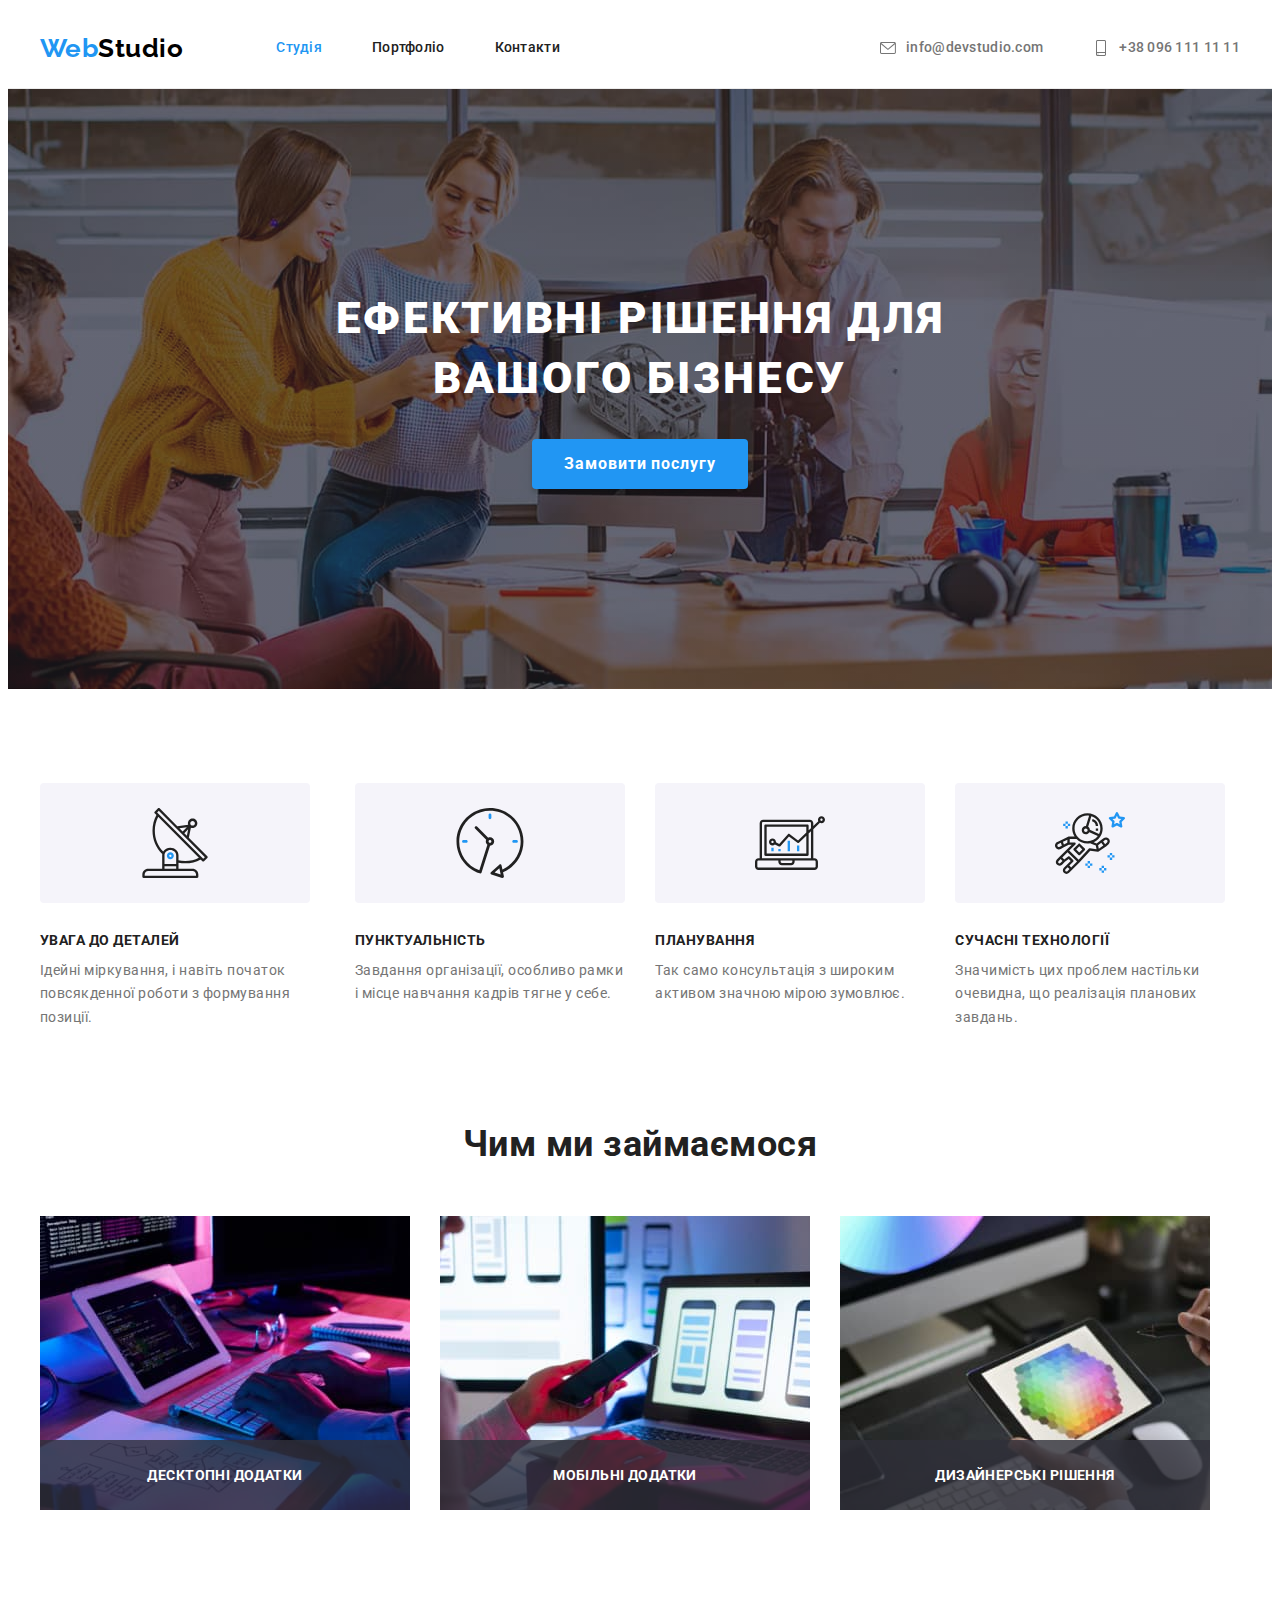
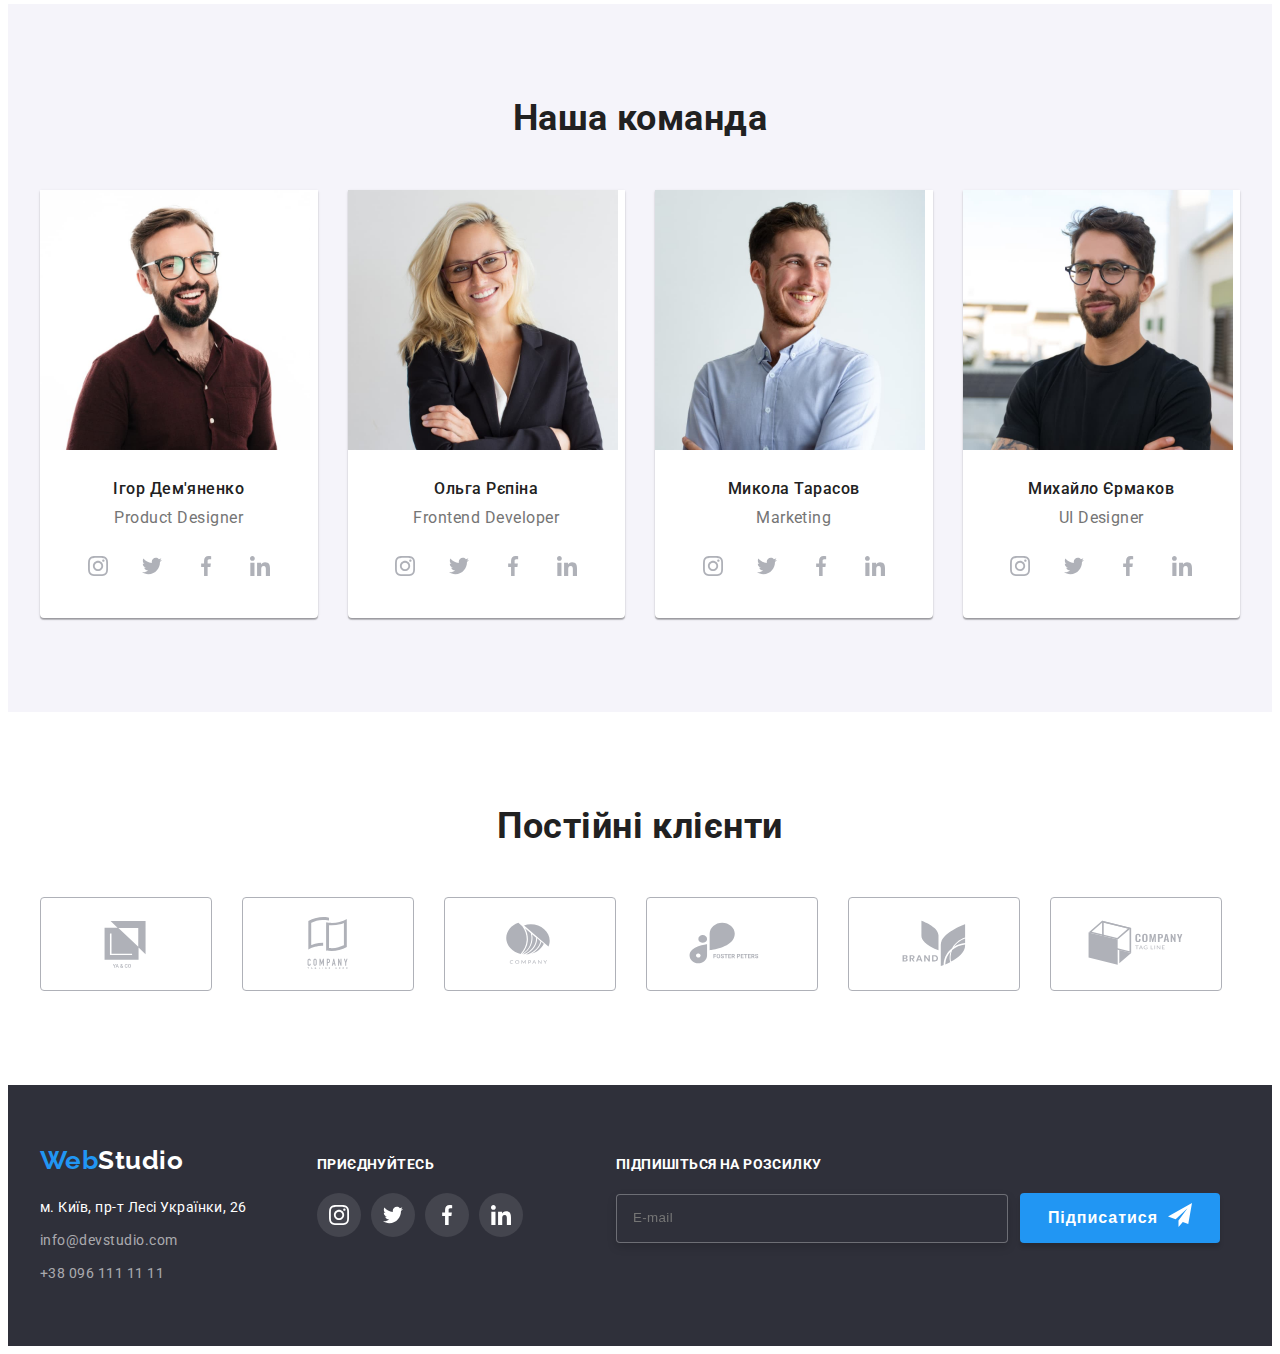
<file: index.html>
<!DOCTYPE html>
<html lang="uk">
<head>
    <meta charset="UTF-8">
    <meta http-equiv="X-UA-Compatible" content="IE=edge">
    <meta name="viewport" content="width=device-width, initial-scale=1.0">
    <title>Студія</title>
    <link rel="preconnect" href="https://fonts.googleapis.com">
    <link rel="preconnect" href="https://fonts.gstatic.com" crossorigin>
    <link href="https://fonts.googleapis.com/css2?family=Raleway:wght@700&family=Roboto:wght@400;500;700;900&display=swap" rel="stylesheet">
    <link rel="stylesheet" href="https://cdnjs.cloudflare.com/ajax/libs/modern-normalize/1.1.0/modern-normalize.min.css" integrity="sha512-wpPYUAdjBVSE4KJnH1VR1HeZfpl1ub8YT/NKx4PuQ5NmX2tKuGu6U/JRp5y+Y8XG2tV+wKQpNHVUX03MfMFn9Q==" crossorigin="anonymous" referrerpolicy="no-referrer"/>
    <link rel="stylesheet" href="./css/main.min.css">
</head>
<body>
    <header class="header">
        <div class="header__section container">
            <nav class="header__nav">
                <a class="header__logo logo" lang="en" href="./index.html">Web<span class="header__logo--black">Studio</span></a>
                <ul class="header__nav-list list ">
                    <li><a class="header__nav-item header__nav-item--current" href="./index.html">Студія</a></li>
                    <li><a class="header__nav-item" href="./portfolio.html">Портфоліо</a></li>
                    <li><a class="header__nav-item" href="#">Контакти</a></li>
                </ul>
            </nav>
            <div class="header__contact">
                <ul class="header__contact-list list">  
                    <li><a class="header__contact-item" href="mailto:info@devstudio.com">
                        <svg class="header__contact-icon">
                            <use href="./images/sprite.svg#icon-envelope"></use>
                        </svg> info@devstudio.com</a></li>
                    <li><a class="header__contact-item" href="tel:+380961111111">
                        <svg class="header__contact-icon">
                            <use href="./images/sprite.svg#icon-smartphone"></use>
                        </svg> +38 096 111 11 11</a></li>
                </ul>
            </div>
        </div>
    </header>

    <main>
        <!--hero section-->
        <section class="hero">
            <h1 class="hero__title">Ефективні рішення для вашого бізнесу</h1>
            <button class="hero__button" type="button" data-modal-open>Замовити послугу</button>
        </section>
        <!--benefits section-->
        <section class="benefits">
            <div class="container">
                <h2 class="visually-hidden">Наші переваги</h2>
                <ul class="benefits__list list">
                    <li class="benefits__item">
                        <div class="benefits__item-icon">
                        <svg class="benefits__icon" width="70" height="70">
                            <use href="./images/sprite.svg#icon-antenna"></use>
                        </svg>
                        </div>
                        <h3 class="benefits__subtitle">УВАГА ДО ДЕТАЛЕЙ</h3>
                        <p class="benefits__desc">Ідейні міркування, і навіть початок повсякденної роботи з формування позиції.</p>
                    </li>
                    <li class="benefits__item">
                        <div class="benefits__item-icon">
                        <svg class="benefits__icon" width="70" height="70">
                            <use href="./images/sprite.svg#icon-clock"></use>
                        </svg>
                        </div>
                        <h3 class="benefits__subtitle">ПУНКТУАЛЬНІСТЬ</h3>
                        <p class="benefits__desc">Завдання організації, особливо рамки і місце навчання кадрів тягне у себе.</p>
                    </li>
                    <li class="benefits__item">
                        <div class="benefits__item-icon">
                        <svg class="benefits__icon" width="70" height="70">
                            <use href="./images/sprite.svg#icon-diagram"></use>
                        </svg>
                        </div>
                        <h3 class="benefits__subtitle">ПЛАНУВАННЯ</h3>
                        <p class="benefits__desc">Так само консультація з широким активом значною мірою зумовлює.</p>
                    </li>
                    <li class="benefits__item">
                        <div class="benefits__item-icon">
                        <svg class="benefits__icon" width="70" height="70">
                            <use href="./images/sprite.svg#icon-astronaut"></use>
                        </svg>
                        </div>
                        <h3 class="benefits__subtitle">СУЧАСНІ ТЕХНОЛОГІЇ</h3>
                        <p class="benefits__desc">Значимість цих проблем настільки очевидна, що реалізація планових завдань.</p>
                    </li>
                </ul>
            </div>
        </section>
        <!--services section-->
        <section class="service">
            <div class="container">
                <h2 class="service__title title">Чим ми займаємося</h2>
                <ul class="service__list list">
                    <li class="service__item"><img src="./images/box1.jpg" alt="робоче місце" width="370">
                        <p class="service__desc">Десктопні додатки</p></li>
                    <li class="service__item"><img src="./images/box2.jpg" alt="ноутбук" width="370">
                        <p class="service__desc">Мобільні додатки</p></li>
                    <li class="service__item"><img src="./images/box3.jpg" alt="планшет із гаммою кольорів" width="370">
                        <p class="service__desc">Дизайнерські рішення</p></li>
                </ul>
            </div>
        </section>
        <!--team section-->    
        <section class="team">
            <div class="container">
                <h2 class="team__title title">Наша команда</h2>
                <ul class="team__list list">
                    <li class="team__item">
                        <img class="team__photo" src="./images/igor_d.jpg" alt="igor_d" width="270">
                        <div class="team__info">
                        <h3 class="team__name">Ігор Дем'яненко</h3>
                        <p class="team__post" lang="en">Product Designer</p>
                        <ul class="team__social list">
                            <li class="team__social-item">
                                <a href="#" class="team__social-link">
                                    <svg class="team__social-icon" width="20" height="20">
                                        <use href="./images/sprite.svg#icon-instagram"></use>
                                    </svg>
                                </a>
                            </li>
                            <li class="team__social-item">
                                <a href="#" class="team__social-link">
                                    <svg class="team__social-icon" width="20" height="20">
                                        <use href="./images/sprite.svg#icon-twitter"></use>
                                    </svg>
                                </a>
                            </li>
                            <li class="team__social-item">
                                <a href="#" class="team__social-link">
                                    <svg class="team__social-icon" width="20" height="20">
                                        <use href="./images/sprite.svg#icon-facebook"></use>
                                    </svg>
                                </a>
                            </li>
                            <li class="team__social-item">
                                <a href="#" class="team__social-link">
                                    <svg class="team__social-icon" width="20" height="20">
                                        <use href="./images/sprite.svg#icon-linkedin"></use>
                                    </svg>
                                </a>
                            </li>
                        </ul>
                        </div>
                    </li>
                    <li class="team__item">
                        <img class="team__photo" src="./images/olga_r.jpg" alt="olga_r" width="270">
                        <div class="team__info">
                        <h3 class="team__name">Ольга Рєпіна</h3>
                        <p class="team__post" lang="en">Frontend Developer</p>
                        <ul class="team__social list">
                            <li class="team__social-item">
                                <a href="#" class="team__social-link">
                                    <svg class="team__social-icon" width="20" height="20">
                                        <use href="./images/sprite.svg#icon-instagram"></use>
                                    </svg>
                                </a>
                            </li>
                            <li class="team__social-item">
                                <a href="#" class="team__social-link">
                                    <svg class="team__social-icon" width="20" height="20">
                                        <use href="./images/sprite.svg#icon-twitter"></use>
                                    </svg>
                                </a>
                            </li>
                            <li class="team__social-item">
                                <a href="#" class="team__social-link">
                                    <svg class="team__social-icon" width="20" height="20">
                                        <use href="./images/sprite.svg#icon-facebook"></use>
                                    </svg>
                                </a>
                            </li>
                            <li class="team__social-item">
                                <a href="#" class="team__social-link">
                                    <svg class="team__social-icon" width="20" height="20">
                                        <use href="./images/sprite.svg#icon-linkedin"></use>
                                    </svg>
                                </a>
                            </li>
                        </ul>
                        </div>
                    </li>
                    <li class="team__item">
                        <img class="team__photo" src="./images/mikola_t.jpg" alt="mikola_t" width="270">
                        <div class="team__info">
                        <h3 class="team__name">Микола Тарасов</h3>
                        <p class="team__post" lang="en">Marketing</p>
                        <ul class="team__social list">
                            <li class="team__social-item">
                                <a href="#" class="team__social-link">
                                    <svg class="team__social-icon" width="20" height="20">
                                        <use href="./images/sprite.svg#icon-instagram"></use>
                                    </svg>
                                </a>
                            </li>
                            <li class="team__social-item">
                                <a href="#" class="team__social-link">
                                    <svg class="team__social-icon" width="20" height="20">
                                        <use href="./images/sprite.svg#icon-twitter"></use>
                                    </svg>
                                </a>
                            </li>
                            <li class="team__social-item">
                                <a href="#" class="team__social-link">
                                    <svg class="team__social-icon" width="20" height="20">
                                        <use href="./images/sprite.svg#icon-facebook"></use>
                                    </svg>
                                </a>
                            </li>
                            <li class="team__social-item">
                                <a href="#" class="team__social-link">
                                    <svg class="team__social-icon" width="20" height="20">
                                        <use href="./images/sprite.svg#icon-linkedin"></use>
                                    </svg>
                                </a>
                            </li>
                        </ul>
                        </div>
                    </li>
                    <li class="team__item">
                        <img class="team__photo" src="./images/mihail_e.jpg" alt="mihail_e" width="270">
                        <div class="team__info">
                        <h3 class="team__name">Михайло Єрмаков</h3>
                        <p class="team__post" lang="en">UI Designer</p>
                        <ul class="team__social list">
                            <li class="team__social-item">
                                <a href="#" class="team__social-link">
                                    <svg class="team__social-icon" width="20" height="20">
                                        <use href="./images/sprite.svg#icon-instagram"></use>
                                    </svg>
                                </a>
                            </li>
                            <li class="team__social-item">
                                <a href="#" class="team__social-link">
                                    <svg class="team__social-icon" width="20" height="20">
                                        <use href="./images/sprite.svg#icon-twitter"></use>
                                    </svg>
                                </a>
                            </li>
                            <li class="team__social-item">
                                <a href="#" class="team__social-link">
                                    <svg class="team__social-icon" width="20" height="20">
                                        <use href="./images/sprite.svg#icon-facebook"></use>
                                    </svg>
                                </a>
                            </li>
                            <li class="team__social-item">
                                <a href="#" class="team__social-link">
                                    <svg class="team__social-icon" width="20" height="20">
                                        <use href="./images/sprite.svg#icon-linkedin"></use>
                                    </svg>
                                </a>
                            </li>
                        </ul>
                        </div>
                    </li>
                </ul>
            </div>
        </section>
        <!--clients-section-->
        <section class="clients">
            <div class="container">
                <h2 class="clients__title title">Постійні клієнти</h2>
                <ul class="clients__list list">
                    <li class="clients__item">
                        <a class="clients__link" href="#">
                        <svg class="clients__icon" height="60">
                            <use href="./images/sprite.svg#icon-group"></use>
                        </svg>
                        </a>
                    </li>
                    <li class="clients__item">
                        <a class="clients__link" href="#">
                            <svg class="clients__icon" height="60">
                                <use href="./images/sprite.svg#icon-group-1"></use>
                            </svg>
                        </a>
                    </li>
                    <li class="clients__item">
                        <a class="clients__link" href="#">
                            <svg class="clients__icon" height="60">
                                <use href="./images/sprite.svg#icon-group-2"></use>
                            </svg>
                        </a>
                    </li>
                    <li class="clients__item">
                        <a class="clients__link" href="#">
                            <svg class="clients__icon" height="60">
                                <use href="./images/sprite.svg#icon-group-3"></use>
                            </svg>
                        </a>
                    </li>
                    <li class="clients__item">
                        <a class="clients__link" href="#">
                            <svg class="clients__icon" height="60">
                                <use href="./images/sprite.svg#icon-group-4"></use>
                            </svg>
                        </a>
                    </li>
                    <li class="clients__item">
                        <a class="clients__link" href="#">
                            <svg class="clients__icon" height="60">
                                <use href="./images/sprite.svg#icon-group-5"></use>
                            </svg>
                        </a>
                    </li>
                </ul>
            </div>
        </section>
    </main>

    <footer class="footer">
        <div class="footer__section container">
            <div class="footer__contacts">
            <a class="logo" lang="en" href="./index.html">Web<span class="footer__logo--white">Studio</span></a>
            <address class="footer__address">
                <ul class="footer__address-list list">
                    <li><a class="footer__address-item footer__address-item--white" href="https://goo.gl/maps/oKf2qABqtrrZUgQs7" target="_blank"
                            rel="noopener nofollow noreferrer">м. Київ, пр-т Лесі Українки, 26</a></li>
                    <li><a class="footer__address-item" href="mailto:info@devstudio.com">info@devstudio.com</a></li>
                    <li><a class="footer__address-item" href="tel:+380961111111">+38 096 111 11 11</a></li>
                </ul>
            </address>
            </div>
            <div class="footer__social">
                <h4 class="footer__social-text">приєднуйтесь</h4>
                <ul class="footer__social-list list">
                    <li class="footer__social-item">
                        <a href="#" class="footer__social-link">
                            <svg class="footer__social-icon" width="20" height="20">
                                <use href="./images/sprite.svg#icon-instagram"></use>
                            </svg>
                        </a>
                    </li>
                    <li class="footer__social-item">
                        <a href="#" class="footer__social-link">
                            <svg class="footer__social-icon" width="20" height="20">
                                <use href="./images/sprite.svg#icon-twitter"></use>
                            </svg>
                        </a>
                    </li>
                    <li class="footer__social-item">
                        <a href="#" class="footer__social-link">
                            <svg class="footer__social-icon" width="20" height="20">
                                <use href="./images/sprite.svg#icon-facebook"></use>
                            </svg>
                        </a>
                    </li>
                    <li class="footer__social-item">
                        <a href="#" class="footer__social-link">
                            <svg class="footer__social-icon" width="20" height="20">
                                <use href="./images/sprite.svg#icon-linkedin"></use>
                            </svg>
                        </a>
                    </li>
                </ul>
            </div>
            <div class="footer__mailing">
                <h4 class="footer__mailing-text">Підпишіться на розсилку</h4>
                <form class="footer__mailing-form">
                    <label class="footer__mailing-label" for="mail"></label>
                    <input class="footer__mailing-input" type="email" name="user-email" id="mail" placeholder="E-mail">
                    <button class="footer__mailing-btn" type="submit">
                        Підписатися
                        <svg class="footer__btn-icon" width="24" height="24">
                            <use href="./images/icon.svg#icon-twitter"></use>
                        </svg>
                    </button>
                </form>
            </div>
        </div>
    </footer>
    
    <div class="backdrop is-hidden" data-modal>
        <div class="modal">
            <button type="button" class="modal__close-btn" data-modal-close>
              <svg class="modal__close-icon" width="18" height="18">
                <use href="./images/sprite.svg#icon-close"></use>
              </svg>
            </button>
            <p class="modal__title">Залиште свої дані, ми вам передзвонимо</p>
            <form class="modal__form">
                
                <div class="modal__form-field">
                <label class="modal__label" for="name">Ім'я</label>
                <input class="modal__input" type="text" name="name" id="name">
                    <svg class="modal__label-icon" width="18" height="18">
                        <use href="./images/icon.svg#icon-person-form"></use>
                    </svg>
                </div>
                 
                <div class="modal__form-field">
                <label class="modal__label" for="tel">Телефон</label>
                <input class="modal__input" type="tel" name="tel" id="tel">
                    <svg class="modal__label-icon" width="18" height="18">
                        <use href="./images/icon.svg#icon-phone-form"></use>
                    </svg>
                </div>
                
                <div class="modal__form-field">
                <label class="modal__label" for="email">Пошта</label>
                <input class="modal__input" type="email" name="user-email" id="email">
                    <svg class="modal__label-icon" width="18" height="18">
                        <use href="./images/icon.svg#icon-email-form"></use>
                    </svg>
                </div>
                
                <div class="modal__comment">
                <label class="modal__label" for="comment">Коментар</label>
                <textarea class="modal__input-comment" name="comment" id="comment" rows="10" placeholder="Введіть текст"></textarea>
                </div>

                <div class="modal__flex-privacy-policy">
                <label class="modal__privacy-policy" for="privacy-policy">
                    <input class="modal__checkbox" type="checkbox" name="privacy-policy" id="privacy-policy">
                    <span class="modal__chekbox-title"></span>
                    Погоджуюся з розсилкою та приймаю
                    <a class="modal__link-privacy-policy" href="#">Умови договору</a>
                </label>
                </div>

                <button class="modal__invite-btn" type="submit">
                    Відправити
                </button>
            </form>
        </div>
      </div>
    <script src="./js/modal.js"></script>
</body>
</html>
</file>
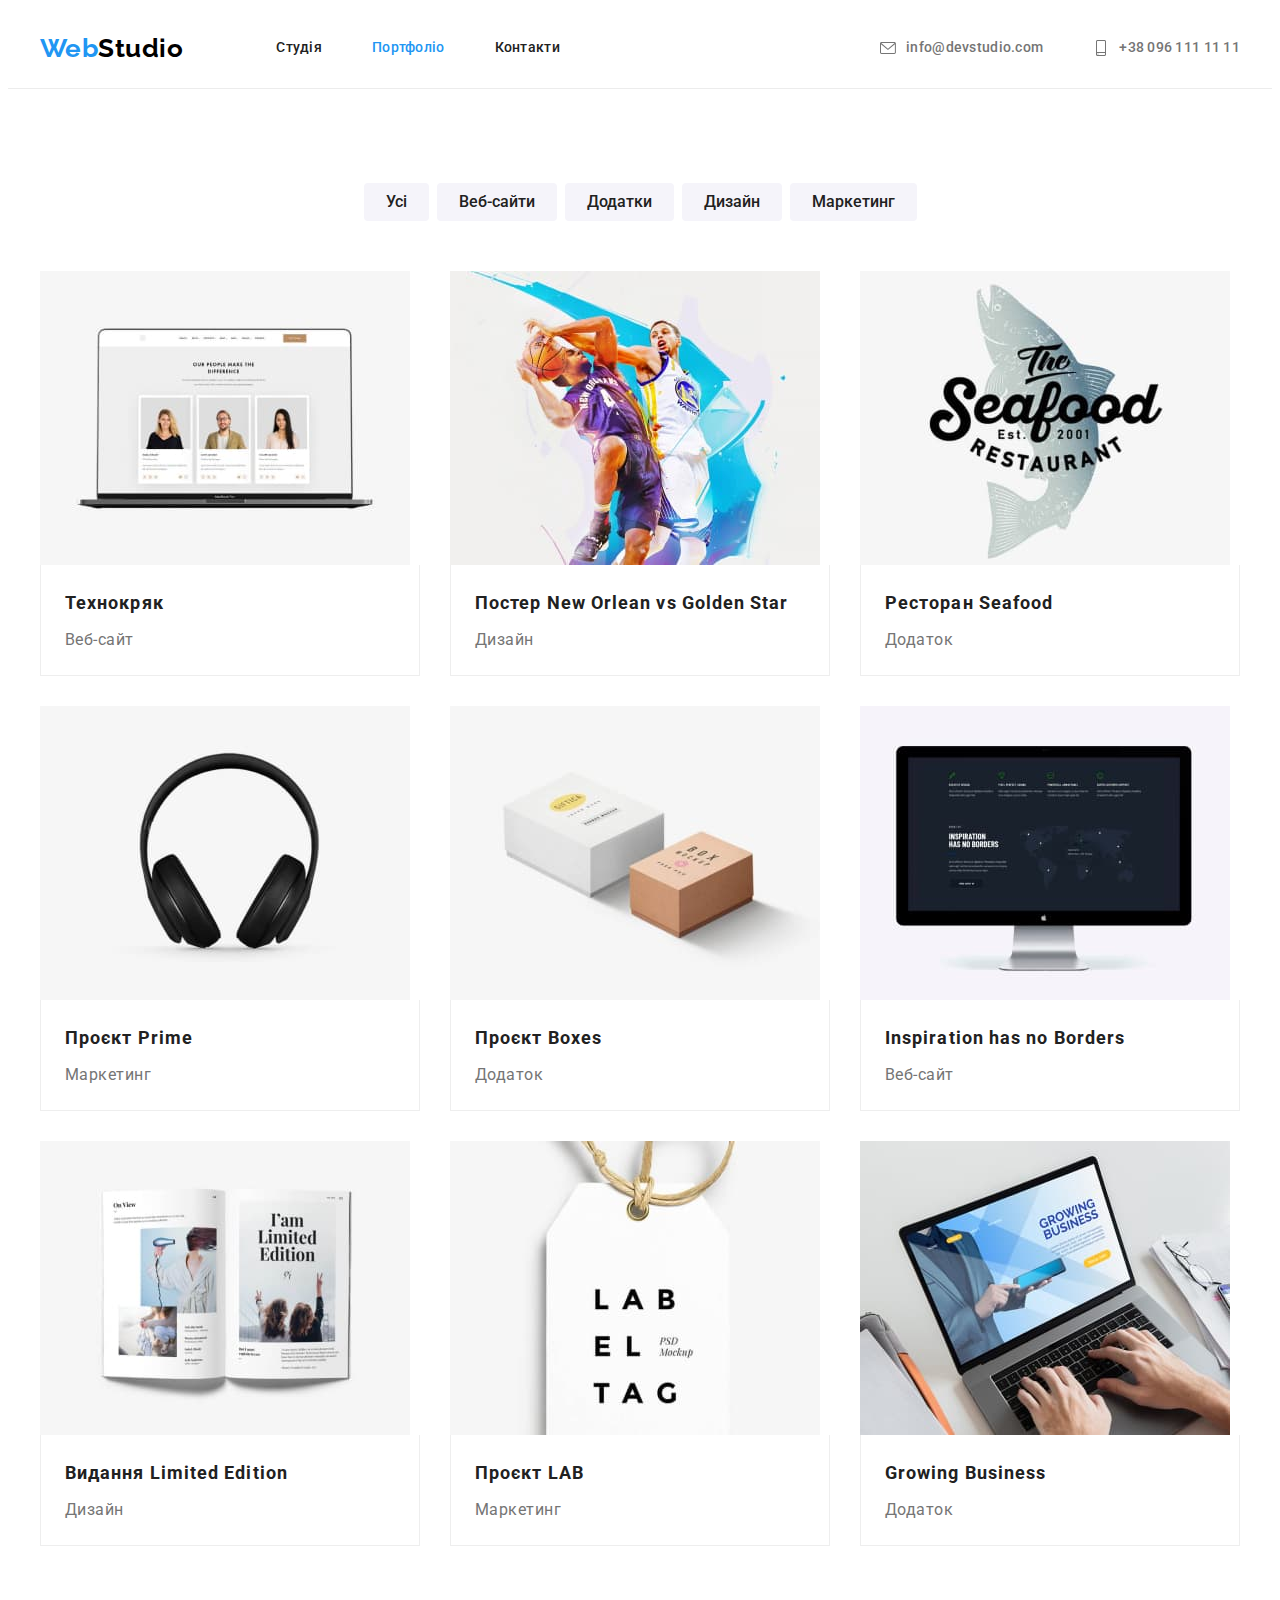
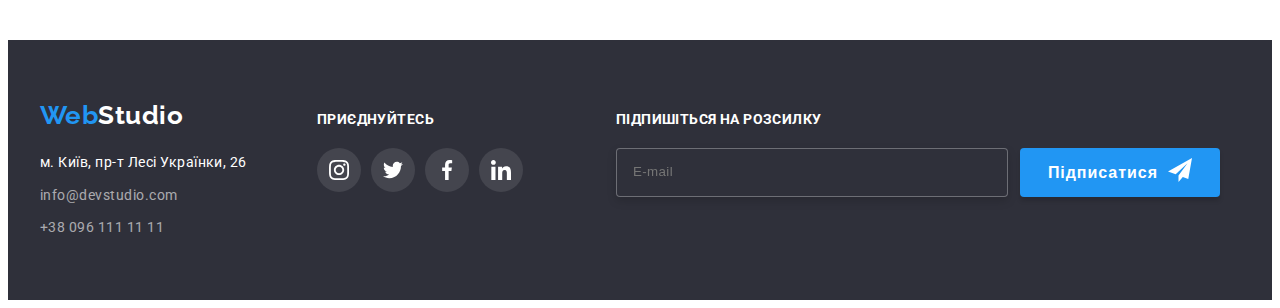
<file: portfolio.html>
<!DOCTYPE html>
<html lang="uk">
<head>
    <meta charset="UTF-8">
    <meta http-equiv="X-UA-Compatible" content="IE=edge">
    <meta name="viewport" content="width=device-width, initial-scale=1.0">
    <title>Портфоліо</title>
    <link rel="preconnect" href="https://fonts.googleapis.com">
    <link rel="preconnect" href="https://fonts.gstatic.com" crossorigin>
    <link href="https://fonts.googleapis.com/css2?family=Raleway:wght@700&family=Roboto:wght@400;500;700;900&display=swap" rel="stylesheet">
    <link rel="stylesheet" href="https://cdnjs.cloudflare.com/ajax/libs/modern-normalize/1.1.0/modern-normalize.min.css" integrity="sha512-wpPYUAdjBVSE4KJnH1VR1HeZfpl1ub8YT/NKx4PuQ5NmX2tKuGu6U/JRp5y+Y8XG2tV+wKQpNHVUX03MfMFn9Q==" crossorigin="anonymous" referrerpolicy="no-referrer"/>
    <link rel="stylesheet" href="./css/main.min.css">
</head>
<body>
    <header class="header">
        <div class="header__section container">
            <nav class="header__nav">
                <a class="header__logo logo" lang="en" href="./index.html">Web<span class="header__logo--black">Studio</span></a>
                <ul class="header__nav-list list ">
                    <li><a class="header__nav-item" href="./index.html">Студія</a></li>
                    <li><a class="header__nav-item header__nav-item--current" href="./portfolio.html">Портфоліо</a></li>
                    <li><a class="header__nav-item" href="#">Контакти</a></li>
                </ul>
            </nav>
            <div class="header__contact">
                <ul class="header__contact-list list">  
                    <li><a class="header__contact-item" href="mailto:info@devstudio.com">
                        <svg class="header__contact-icon">
                            <use href="./images/sprite.svg#icon-envelope"></use>
                        </svg> info@devstudio.com</a></li>
                    <li><a class="header__contact-item" href="tel:+380961111111">
                        <svg class="header__contact-icon">
                            <use href="./images/sprite.svg#icon-smartphone"></use>
                        </svg> +38 096 111 11 11</a></li>
                </ul>
            </div>
        </div>
    </header>

    <main>
        <section class="work">
            <div class="work__filters container">
            <h1 class="visually-hidden">Портфоліо</h1>
            <ul class="work__filters-list list">
                <li><button class="work__filters-btn" type="button">Усі</button></li>
                <li><button class="work__filters-btn" type="button">Веб-сайти</button></li>
                <li><button class="work__filters-btn" type="button">Додатки</button></li>
                <li><button class="work__filters-btn" type="button">Дизайн</button></li>
                <li><button class="work__filters-btn" type="button">Маркетинг</button></li>
            </ul>
            </div>
            <div class="work__projects container">
            <ul class="work__projects-list list">
                <li class="work__project-item">
                    <a class="work__project-link" href="#">
                    <div class="work__project-wrapper">
                    <img class="work__img" src="./images/img1.jpg" alt="ноутбук" width="370">
                    <div class="work__project-overlay">
                        <p class="work__project-tex">
                            Ресурс пропонує комплексні пропозиції з різним рівнем функціоналу та сервісів. Все це дозволить відвідувачу отримати вичерпні відомості про компанію чи приватну особу.
                        </p>
                    </div>
                    </div>

                    <div class="work__info">
                        <h2 class="work__title">Технокряк</h2>
                        <p class="work__desc">Веб-сайт</p>
                    </div>
                    </a>
                </li>    
                <li class="work__project-item">
                    <a class="work__project-link" href="#">
                    <div class="work__project-wrapper">
                    <img class="work__img" src="./images/img2.jpg" alt="баскетболісти" width="370">
                    <div class="work__project-overlay">
                        <p class="work__project-tex">
                            Ресурс пропонує комплексні пропозиції з різним рівнем функціоналу та сервісів. Все це дозволить відвідувачу отримати вичерпні відомості про компанію чи приватну особу.
                        </p>
                    </div>
                    </div>

                    <div class="work__info">
                        <h2 class="work__title">Постер New Orlean vs Golden Star</h2>
                        <p class="work__desc">Дизайн</p>
                    </div>
                    </a>
                </li>
                <li class="work__project-item">
                    <a class="work__project-link" href="#">
                    <div class="work__project-wrapper">
                    <img class="work__img" src="./images/img3.jpg" alt="риба" width="370">
                    <div class="work__project-overlay">
                        <p class="work__project-tex">
                            Ресурс пропонує комплексні пропозиції з різним рівнем функціоналу та сервісів. Все це дозволить відвідувачу отримати вичерпні відомості про компанію чи приватну особу. 
                        </p>
                    </div>
                    </div>
                    
                    <div class="work__info">
                        <h2 class="work__title">Ресторан Seafood</h2>
                        <p class="work__desc">Додаток</p>
                    </div>
                    </a>
                </li>
                <li class="work__project-item">
                    <a class="work__project-link" href="#">
                    <div class="work__project-wrapper">
                    <img class="work__img" src="./images/img4.jpg" alt="наушники" width="370">
                    <div class="work__project-overlay">
                        <p class="work__project-tex">
                            Ресурс пропонує комплексні пропозиції з різним рівнем функціоналу та сервісів. Все це дозволить відвідувачу отримати вичерпні відомості про компанію чи приватну особу.
                        </p>
                    </div>
                    </div>
                    
                    <div class="work__info">
                        <h2 class="work__title">Проєкт Prime</h2>
                        <p class="work__desc">Маркетинг</p>
                    </div>
                    </a>
                </li>
                <li class="work__project-item">
                    <a class="work__project-link" href="#">
                    <div class="work__project-wrapper">
                    <img class="work__img" src="./images/img5.jpg" alt="коробки" width="370">
                    <div class="work__project-overlay">
                        <p class="work__project-tex">
                            Ресурс пропонує комплексні пропозиції з різним рівнем функціоналу та сервісів. Все це дозволить відвідувачу отримати вичерпні відомості про компанію чи приватну особу.
                        </p>
                    </div>
                    </div>
                    
                    <div class="work__info">
                        <h2 class="work__title">Проєкт Boxes</h2>
                        <p class="work__desc">Додаток</p>
                    </div>
                    </a>
                </li>
                <li class="work__project-item">
                    <a class="work__project-link" href="#">
                    <div class="work__project-wrapper">
                    <img class="work__img" src="./images/img6.jpg" alt="монітор" width="370">
                    <div class="work__project-overlay">
                        <p class="work__project-tex">
                            Ресурс пропонує комплексні пропозиції з різним рівнем функціоналу та сервісів. Все це дозволить відвідувачу отримати вичерпні відомості про компанію чи приватну особу.
                        </p>
                    </div>
                    </div>
                    
                    <div class="work__info">
                        <h2 class="work__title">Inspiration has no Borders</h2>
                        <p class="work__desc">Веб-сайт</p>
                    </div>
                    </a>
                </li>
                <li class="work__project-item">
                    <a class="work__project-link" href="#">
                    <div class="work__project-wrapper">
                    <img class="work__img" src="./images/img7.jpg" alt="книга" width="370">
                    <div class="work__project-overlay">
                        <p class="work__project-tex">
                            Ресурс пропонує комплексні пропозиції з різним рівнем функціоналу та сервісів. Все це дозволить відвідувачу отримати вичерпні відомості про компанію чи приватну особу.
                        </p>
                    </div>
                    </div>
                    
                    <div class="work__info">
                        <h2 class="work__title">Видання Limited Edition</h2>
                        <p class="work__desc">Дизайн</p>
                    </div>
                    </a>
                </li>
                <li class="work__project-item">
                    <a class="work__project-link" href="#">
                    <div class="work__project-wrapper">
                    <img class="work__img" src="./images/img8.jpg" alt="бірка" width="370">
                    <div class="work__project-overlay">
                        <p class="work__project-tex">
                            Ресурс пропонує комплексні пропозиції з різним рівнем функціоналу та сервісів. Все це дозволить відвідувачу отримати вичерпні відомості про компанію чи приватну особу.
                        </p>
                    </div>
                    </div>
                    
                    <div class="work__info">
                        <h2 class="work__title">Проєкт LAB</h2>
                        <p class="work__desc">Маркетинг</p>
                    </div>
                    </a>
                </li>
                <li class="work__project-item">
                    <a class="work__project-link" href="#">
                    <div class="work__project-wrapper">
                    <img class="work__img" src="./images/img9.jpg" alt="ноутбук" width="370">
                    <div class="work__project-overlay">
                        <p class="work__project-tex">
                            Ресурс пропонує комплексні пропозиції з різним рівнем функціоналу та сервісів. Все це дозволить відвідувачу отримати вичерпні відомості про компанію чи приватну особу.
                        </p>
                    </div>
                    </div>
                    
                    <div class="work__info">
                    <h2 class="work__title">Growing Business</h2>
                    <p class="work__desc">Додаток</p>
                    </div>
                    </a>
                </li>
            </ul>
            </div>
            </section>
        </section>
    </main>

    <footer class="footer">
        <div class="footer__section container">
            <div class="footer__contacts">
            <a class="logo" lang="en" href="./index.html">Web<span class="footer__logo--white">Studio</span></a>
            <address class="footer__address">
                <ul class="footer__address-list list">
                    <li><a class="footer__address-item footer__address-item--white" href="https://goo.gl/maps/oKf2qABqtrrZUgQs7" target="_blank"
                            rel="noopener nofollow noreferrer">м. Київ, пр-т Лесі Українки, 26</a></li>
                    <li><a class="footer__address-item" href="mailto:info@devstudio.com">info@devstudio.com</a></li>
                    <li><a class="footer__address-item" href="tel:+380961111111">+38 096 111 11 11</a></li>
                </ul>
            </address>
            </div>
            <div class="footer__social">
                <h4 class="footer__social-text">приєднуйтесь</h4>
                <ul class="footer__social-list list">
                    <li class="footer__social-item">
                        <a href="#" class="footer__social-link">
                            <svg class="footer__social-icon" width="20" height="20">
                                <use href="./images/sprite.svg#icon-instagram"></use>
                            </svg>
                        </a>
                    </li>
                    <li class="footer__social-item">
                        <a href="#" class="footer__social-link">
                            <svg class="footer__social-icon" width="20" height="20">
                                <use href="./images/sprite.svg#icon-twitter"></use>
                            </svg>
                        </a>
                    </li>
                    <li class="footer__social-item">
                        <a href="#" class="footer__social-link">
                            <svg class="footer__social-icon" width="20" height="20">
                                <use href="./images/sprite.svg#icon-facebook"></use>
                            </svg>
                        </a>
                    </li>
                    <li class="footer__social-item">
                        <a href="#" class="footer__social-link">
                            <svg class="footer__social-icon" width="20" height="20">
                                <use href="./images/sprite.svg#icon-linkedin"></use>
                            </svg>
                        </a>
                    </li>
                </ul>
            </div>
            <div class="footer__mailing">
                <h4 class="footer__mailing-text">Підпишіться на розсилку</h4>
                <form class="footer__mailing-form">
                    <label class="footer__mailing-label" for="mail"></label>
                    <input class="footer__mailing-input" type="email" name="user-email" id="mail" placeholder="E-mail">
                    <button class="footer__mailing-btn" type="submit">
                        Підписатися
                        <svg class="footer__btn-icon" width="24" height="24">
                            <use href="./images/icon.svg#icon-twitter"></use>
                        </svg>
                    </button>
                </form>
            </div>
        </div>
    </footer>
    
</body>
</html>
</file>
<file: css/main.min.css>
:root{--primary-color: #212121;--secondary-color: #757575;--third-color: #FFFFFF;--fourth-color: #2F303A;--fifth-color: #F5F4FA;--sixth-color: #188CE8;--seventh-color: rgba(255, 255, 255, 0.6);--acent-color: #2196F3;--black-color: #000000;--borber-color: #EEEEEE;--icon-color: #AFB1B8;--primary-transition: 250ms cubic-bezier(0.4, 0, 0.2, 1)}.visually-hidden{position:absolute;clip:rect(0 0 0 0);width:1px;height:1px;margin:1px}body{font-family:"Roboto",sans-serif;color:var(--primary-color);background-color:var(--third-color);letter-spacing:.03em}section{padding:94px 0}h1,h2,h3,h4,h5,h6,ul,p{margin:0}ul{padding-left:0}img{display:block}.list{list-style:none}a{text-decoration:none;display:block}.container{width:1200px;margin:0 auto;padding-left:15px;padding-right:15px}.logo{font-family:"Raleway",sans-serif;font-weight:700;font-size:26px;line-height:1.19;color:var(--acent-color);display:block}.header__logo{margin-right:93px}.header__logo--black{color:var(--black-color)}.footer__logo--white{color:var(--third-color)}.hero__button{background-color:var(--acent-color);border-radius:4px;border-style:none;box-shadow:0px 4px 4px rgba(0,0,0,.15);padding:10px 32px;cursor:pointer;font-family:inherit;font-weight:700;font-size:16px;line-height:1.87;letter-spacing:.06em;color:var(--third-color);transition:background-color var(--primary-transition),box-shadow var(--primary-transition)}.hero__button:hover,.hero__button:focus{background-color:var(--sixth-color)}.footer__mailing-btn{background-color:var(--acent-color);display:flex;border-radius:4px;cursor:pointer;font-weight:700;font-size:16px;line-height:1.87;letter-spacing:.06em;color:var(--third-color);padding:10px 28px;border-style:none;margin-left:12px;box-shadow:0px 4px 4px rgba(0,0,0,.15);transition:background-color var(--primary-transition),color var(--primary-transition),box-shadow var(--primary-transition)}.footer__mailing-btn:hover,.footer__mailing-btn:focus{background-color:var(--sixth-color)}.footer__btn-icon{margin-left:10px}.work__filters-list{margin-bottom:50px;display:flex;justify-content:center}.work__filters-list li:not(:first-child){margin-left:8px}.work__filters-btn{background-color:var(--fifth-color);border-radius:4px;cursor:pointer;font-family:inherit;font-weight:500;font-size:16px;line-height:1.62;color:inherit;padding:6px 22px;border-style:none;transition:background-color var(--primary-transition),color var(--primary-transition),box-shadow var(--primary-transition)}.work__filters-btn:hover,.work__filters-btn:focus{background-color:var(--acent-color);color:var(--third-color);box-shadow:0px 3px 1px rgba(0,0,0,.1),0px 1px 2px rgba(0,0,0,.08),0px 2px 2px rgba(0,0,0,.12)}.work__filters-btn:active{background-color:var(--acent-color);color:var(--third-color)}.modal__close-btn{position:absolute;display:flex;align-items:center;justify-content:center;right:8px;top:8px;background-color:rgba(0,0,0,0);border-radius:50%;width:30px;height:30px;border:1px solid rgba(0,0,0,.1);cursor:pointer;transition:fill var(--primary-transition)}.modal__close-btn:hover,.modal__close-btn:focus{fill:var(--acent-color)}.modal__invite-btn{margin:0 auto;width:200px;padding:10px 52px;font-weight:700;font-size:16px;line-height:1.87;letter-spacing:.06em;color:var(--third-color);background:var(--acent-color);box-shadow:0px 4px 4px rgba(0,0,0,.15);border-radius:4px;border:none;cursor:pointer;transition:background-color var(--primary-transition),box-shadow var(--primary-transition)}.modal__invite-btn:hover,.modal__invite-btn:focus{background:var(--sixth-color);box-shadow:0px 4px 4px rgba(0,0,0,.15)}.team__social{display:flex;justify-content:center;gap:10px}.team__social-link{width:44px;height:44px;display:flex;align-items:center;justify-content:center;border-radius:50%;fill:var(--icon-color);transition:background-color var(--primary-transition),fill var(--primary-transition)}.team__social-link:hover,.team__social-link:focus{background-color:var(--acent-color);fill:var(--third-color)}.team__social-icon:hover,.team__social-icon:focus{fill:var(--third-color)}.footer__social{margin-left:70px}.footer__social-text{font-weight:700;font-size:14px;line-height:1.14;letter-spacing:.03em;color:var(--third-color);text-transform:uppercase;margin-bottom:20px}.footer__social-list{display:flex;gap:10px}.footer__social-link{width:44px;height:44px;background-color:rgba(255,255,255,.1);border-radius:50%;display:flex;align-items:center;justify-content:center;transition:background-color var(--primary-transition)}.footer__social-link:hover,.footer__social-link:focus{background-color:var(--acent-color)}.footer__social-icon{fill:var(--third-color)}.backdrop{position:fixed;display:flex;align-items:center;justify-content:center;width:100vw;height:100vh;background-color:rgba(0,0,0,.2);top:0;transition:opacity var(--primary-transition),visibility var(--primary-transition)}.backdrop.is-hidden{opacity:0;visibility:hidden;pointer-events:none}.backdrop.is-hidden .modal{transform:scale(2)}.modal{width:528px;min-height:581px;background-color:var(--third-color);position:relative;transform:scale(1);transition:transform var(--primary-transition)}.modal__title{text-align:center;font-weight:700;font-size:20px;line-height:1.15;letter-spacing:.03em;color:var(--primary-color);margin-top:40px;margin-bottom:12px}.modal__form{display:flex;flex-direction:column;padding:0px 40px 40px 40px}.modal__form-field{margin-bottom:10px;position:relative;display:flex;flex-direction:column}.modal__label{font-size:12px;line-height:1.16;letter-spacing:.01em;color:var(--secondary-color)}.modal__input{padding-left:42px;border:1px solid rgba(33,33,33,.2);border-radius:4px;width:100%;height:40px;margin-top:4px;cursor:pointer;transition:border-color var(--primary-transition)}.modal__input:hover,.modal__input:focus{outline:none;border-color:var(--acent-color)}.modal__label-icon{position:absolute;top:50%;left:12px;transition:fill var(--primary-transition)}.modal__input:hover+.modal__label-icon,.modal__input:focus+.modal__label-icon{fill:var(--acent-color)}.modal__comment{display:flex;flex-direction:column}textarea{resize:none;height:120px;border:1px solid rgba(33,33,33,.2);border-radius:4px;padding:12px 16px;margin-top:4px;transition:fill var(--primary-transition);cursor:pointer}textarea:hover,textarea:focus{outline:none;border-color:var(--acent-color)}.modal__input-comment{font-size:12px;line-height:1.16;letter-spacing:.01em}.modal__flex-privacy-policy{display:flex;justify-content:center;margin-top:20px;margin-bottom:30px}.modal__privacy-policy{display:flex;align-items:center;font-size:14px;line-height:1.71;letter-spacing:.03em;color:var(--secondary-color)}.modal__chekbox-title{display:inline-block;width:16px;height:15px;border:2px solid var(--primary-color);border-radius:2px;margin-right:7px}.modal__checkbox{position:absolute;width:1px;height:1px;margin:-1px;padding:0;overflow:hidden;border:0;clip:rect(0 0 0 0)}.modal__checkbox:checked+.modal__chekbox-title{background-image:url(../images/check.svg);background-position:center;background-repeat:no-repeat;background-color:var(--acent-color);background-origin:border-box;border-color:var(--acent-color)}.modal__link-privacy-policy{color:var(--acent-color);text-decoration:underline;margin-left:4px}.footer__mailing{margin-left:93px}.footer__mailing-text{font-weight:700;font-size:14px;line-height:1.14;letter-spacing:.03em;color:var(--third-color);text-transform:uppercase;margin-bottom:20px}.footer__mailing-form{display:flex;align-items:center}.footer__mailing-input{background-color:var(--fourth-color);border:1px solid rgba(255,255,255,.3);filter:drop-shadow(0px 4px 4px rgba(0, 0, 0, 0.15));width:358px;line-height:1.25;letter-spacing:.03em;color:rgba(255,255,255,.6);border-radius:4px;padding:15px 16px;transition:border-color var(--primary-transition)}.footer__mailing-input:hover,.footer__mailing-input:focus{outline:none;border-color:var(--acent-color)}.header{border-bottom:1px solid #ececec}.header__section{display:flex;align-items:center}.header__contact{margin-left:auto}.header__contact-list{display:flex}.header__contact-list li:not(:first-child){margin-left:50px}.header__contact-icon{width:16px;height:16px;margin-right:10px}.header__contact-item{font-weight:500;font-size:14px;line-height:1.14;letter-spacing:.02em;color:var(--secondary-color);fill:var(--secondary-color);padding-top:32px;padding-bottom:32px;display:flex;align-items:center;transition:color var(--primary-transition),fill var(--primary-transition)}.header__contact-item:hover,.header__contact-item:focus{color:var(--acent-color);fill:var(--acent-color)}.header__nav{display:flex;align-items:center}.header__nav-list{display:flex;align-items:center}.header__nav-list li:not(:first-child){margin-left:50px}.header__nav-item{font-weight:500;font-size:14px;line-height:1.14;letter-spacing:.02em;color:inherit;padding-top:32px;padding-bottom:32px;position:relative;transition:color var(--primary-transition)}.header__nav-item:hover,.header__nav-item:focus{color:var(--acent-color)}.header__nav-item--current{color:var(--acent-color)}.header__nav-item.current::after{position:absolute;display:block;content:"";width:100%;height:4px;border-radius:2px;bottom:-1px;background-color:var(--acent-color)}.hero{background-color:#c4c4c4;background-image:linear-gradient(rgba(47, 48, 58, 0.4), rgba(47, 48, 58, 0.4)),url("../images/main-Img.jpg");background-repeat:no-repeat;background-size:cover;background-position:center;padding-top:200px;padding-bottom:200px;text-align:center;max-width:1600px;margin:0 auto}.hero__title{font-weight:900;width:696px;font-size:44px;line-height:1.36;text-align:center;letter-spacing:.06em;text-transform:uppercase;color:var(--third-color);margin:0 auto;margin-bottom:30px}.benefits{padding-bottom:0}.benefits__list{display:flex}.benefits__list li:not(:first-child){margin-left:30px}.benefits__item-icon{width:270px;height:120px;background:var(--fifth-color);border-radius:4px;display:flex;align-items:center;justify-content:center}.benefits__subtitle{font-weight:700;font-size:14px;line-height:1.14;margin-top:30px;margin-bottom:10px}.benefits__desc{font-size:14px;line-height:1.71;color:var(--secondary-color)}.title{font-weight:700;font-size:36px;line-height:1.16;text-align:center;margin-bottom:50px}.service__list{display:flex}.service__list li:not(:first-child){margin-left:30px}.service__item{position:relative}.service__desc{width:100%;position:absolute;bottom:0;font-weight:700;font-size:14px;line-height:16px;text-align:center;letter-spacing:.03em;text-transform:uppercase;color:var(--third-color);padding:27px 0;background-color:rgba(47,48,58,.8)}.team{background-color:var(--fifth-color)}.team__list{display:flex;gap:30px}.team__item{background-color:var(--third-color);width:calc((100% - 60px)/3);box-shadow:0px 1px 3px rgba(0,0,0,.12),0px 1px 1px rgba(0,0,0,.14),0px 2px 1px rgba(0,0,0,.2);border-radius:0px 0px 4px 4px}.team__info{padding-top:30px;padding-bottom:30px}.team__name{font-weight:500;font-size:16px;line-height:1.18;margin-bottom:10px;text-align:center}.team__post{font-size:16px;line-height:1.18;color:var(--secondary-color);text-align:center;margin-bottom:16px}.clients__list{display:flex;gap:30px}.clients__link{width:170px;height:92px;border:1px solid var(--icon-color);border-radius:4px;fill:var(--icon-color);display:flex;align-items:center;justify-content:center;transition:border-color var(--primary-transition),fill var(--primary-transition)}.clients__link:hover,.clients__link:focus{border:1px solid var(--acent-color);fill:var(--acent-color)}.work__projects-list{display:flex;flex-wrap:wrap;justify-content:space-between;gap:30px}.work__project-item{width:calc((100% - 60px)/3);transition:box-shadow var(--primary-transition)}.work__project-link{transition:box-shadow var(--primary-transition)}.work__project-link:hover,.work__project-link:focus{box-shadow:0px 1px 1px rgba(0,0,0,.12),0px 4px 4px rgba(0,0,0,.06),1px 4px 6px rgba(0,0,0,.16)}.work__project-wrapper{position:relative;overflow:hidden}.work__project-overlay{position:absolute;display:inline-block;content:"";width:100%;height:100%;top:0;left:0;background-color:rgba(33,150,243,.9);transform:translateY(100%);transition:transform var(--primary-transition)}.work__project-item:hover .work__project-overlay{transform:translateY(0)}.work__project-tex{font-size:18px;line-height:1.55;letter-spacing:.03em;color:var(--third-color);padding:63px 24px}.work__info{border-left:1px solid var(--borber-color);border-bottom:1px solid var(--borber-color);border-right:1px solid var(--borber-color);padding:20px 24px}.work__title{font-weight:700;font-size:18px;line-height:2;letter-spacing:.06em;color:var(--primary-color);margin-bottom:4px}.work__desc{font-size:16px;line-height:1.87;color:var(--secondary-color)}.footer{background-color:var(--fourth-color);padding:60px 0}.footer__section{display:flex;align-items:baseline}.footer__address{margin-top:20px}.footer__address-list li:not(:last-child){margin-bottom:9px}.footer__address-item{font-size:14px;line-height:1.71;font-style:normal;color:var(--seventh-color);transition:background-color var(--primary-transition),color var(--primary-transition)}.footer__address-item:hover,.footer__address-item:focus{color:var(--acent-color)}.footer__address-item--white{color:var(--third-color)}/*# sourceMappingURL=main.min.css.map */
</file>
